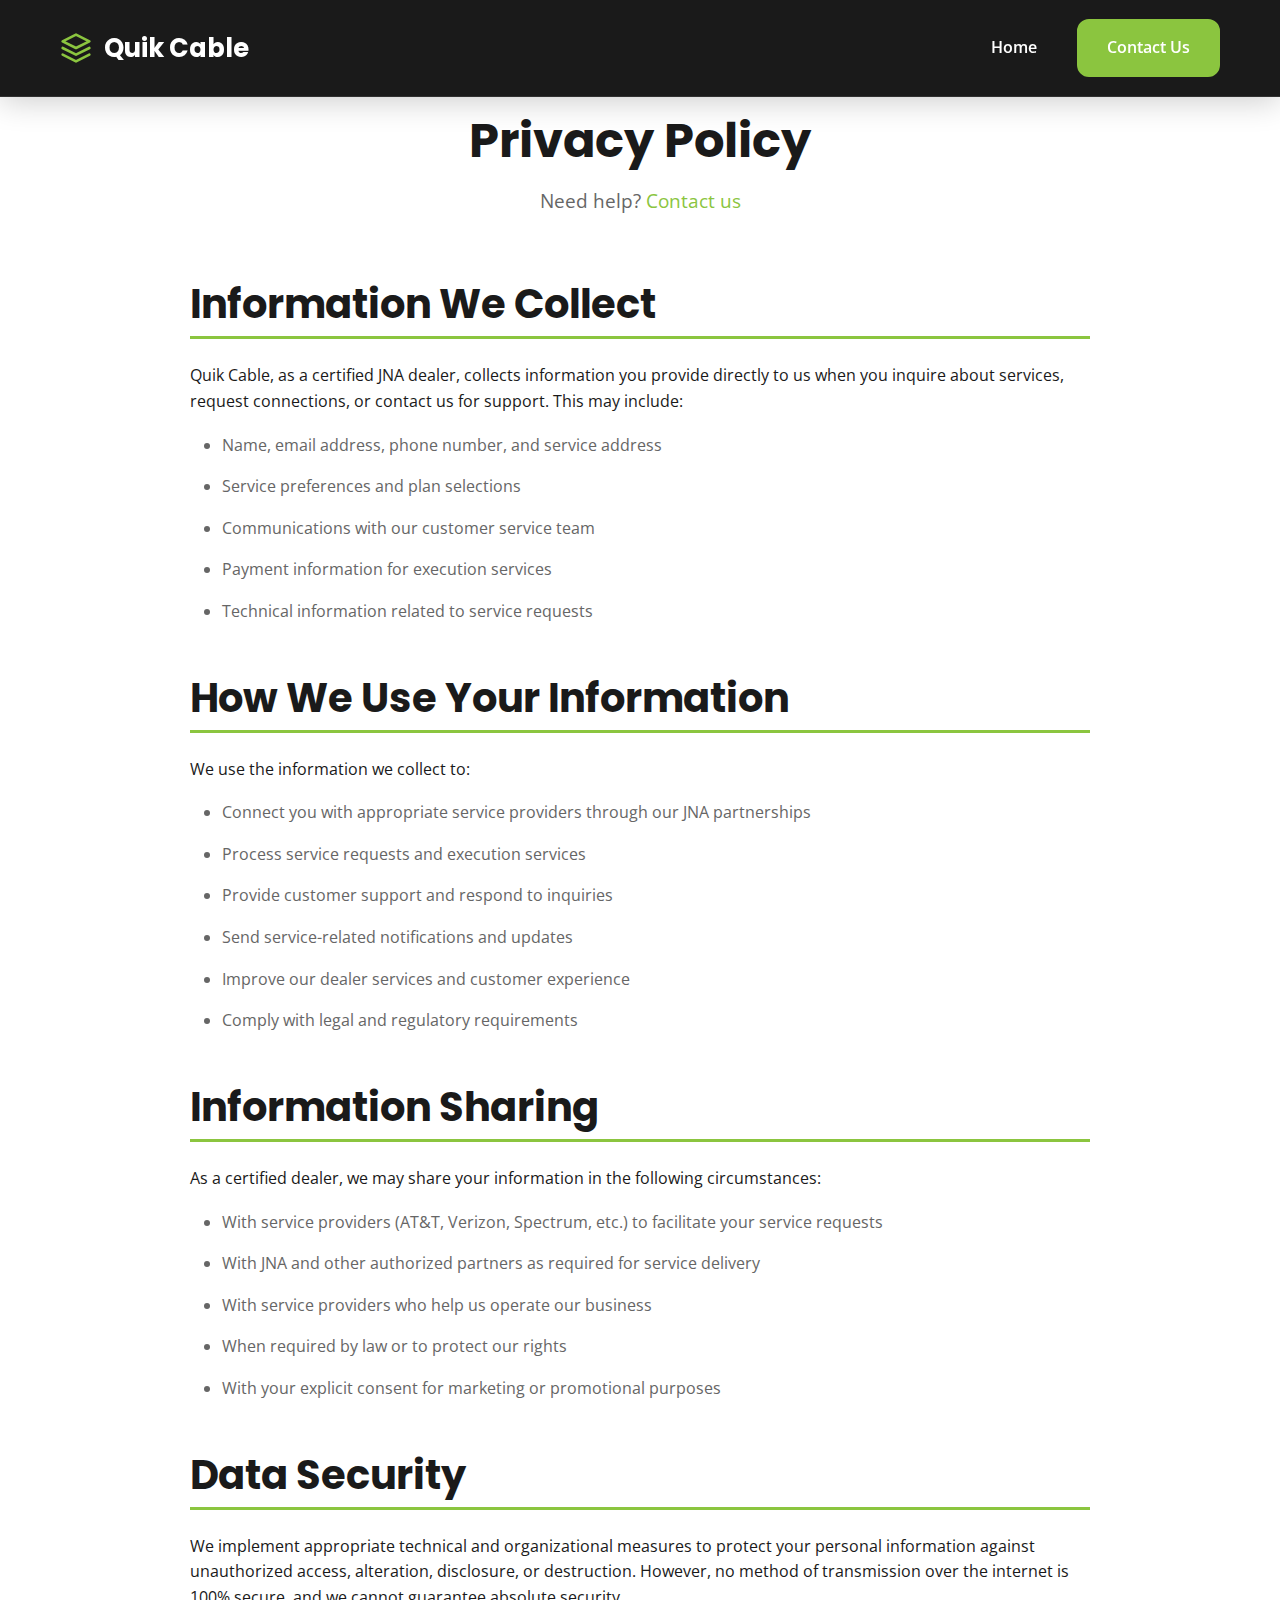
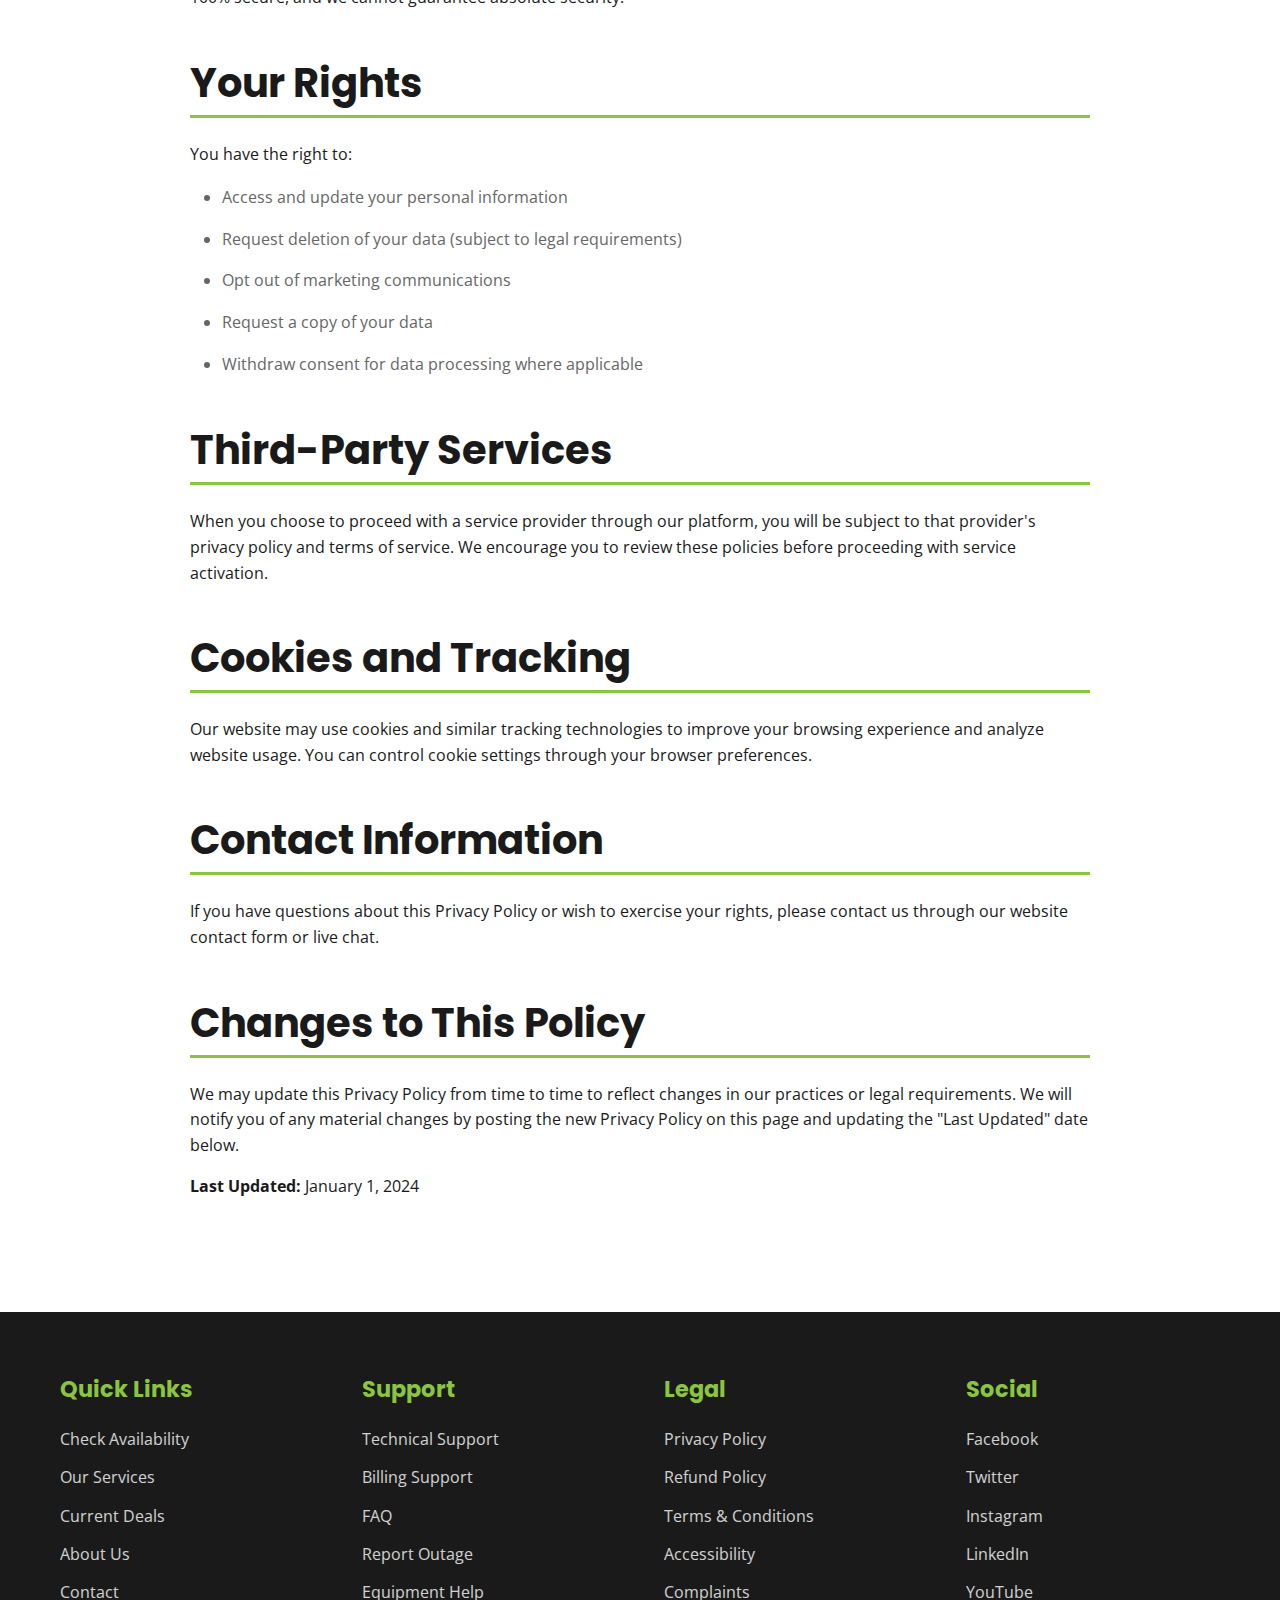
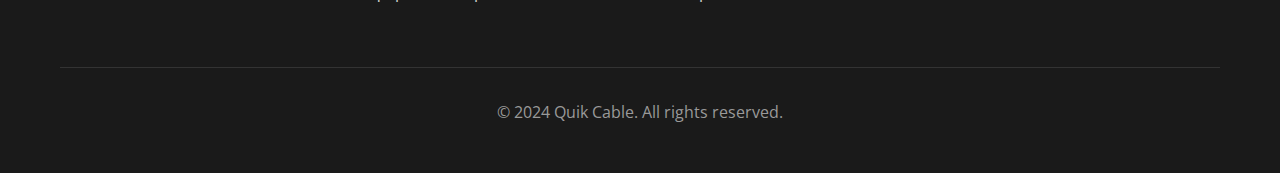
<file: privacy-policy.html>
<!DOCTYPE html>
<html lang="en">
<head>
    <meta charset="UTF-8">
    <meta name="viewport" content="width=device-width, initial-scale=1.0">
    <title>Privacy Policy - Quik Cable</title>
    <link rel="preconnect" href="https://fonts.googleapis.com">
    <link rel="preconnect" href="https://fonts.gstatic.com" crossorigin>
    <link href="https://fonts.googleapis.com/css2?family=Open+Sans:wght@400;600&family=Poppins:wght@700&display=swap" rel="stylesheet">
    <link rel="stylesheet" href="styles.css">
</head>
<body>
    <header class="header header-solid">
        <div class="container">
            <div class="nav-wrapper">
                <div class="logo">
                    <svg width="32" height="32" viewBox="0 0 24 24" fill="none" xmlns="http://www.w3.org/2000/svg">
                        <path d="M12 2L2 7L12 12L22 7L12 2Z" stroke="currentColor" stroke-width="2" stroke-linecap="round" stroke-linejoin="round"/>
                        <path d="M2 17L12 22L22 17" stroke="currentColor" stroke-width="2" stroke-linecap="round" stroke-linejoin="round"/>
                        <path d="M2 12L12 17L22 12" stroke="currentColor" stroke-width="2" stroke-linecap="round" stroke-linejoin="round"/>
                    </svg>
                    <span>Quik Cable</span>
                </div>
                <nav class="nav">
                    <a href="index.html" class="nav-link">Home</a>
                    <a href="index.html#contact" class="btn btn-primary">Contact Us</a>
                </nav>
            </div>
        </div>
    </header>

    <main class="legal-page">
        <div class="container">
            <div class="legal-header">
                <h1>Privacy Policy</h1>
                <p class="help-text">Need help? <a href="index.html#contact">Contact us</a></p>
            </div>
            
            <div class="legal-content">
                <section>
                    <h2>Information We Collect</h2>
                    <p>Quik Cable, as a certified JNA dealer, collects information you provide directly to us when you inquire about services, request connections, or contact us for support. This may include:</p>
                    <ul>
                        <li>Name, email address, phone number, and service address</li>
                        <li>Service preferences and plan selections</li>
                        <li>Communications with our customer service team</li>
                        <li>Payment information for execution services</li>
                        <li>Technical information related to service requests</li>
                    </ul>
                </section>

                <section>
                    <h2>How We Use Your Information</h2>
                    <p>We use the information we collect to:</p>
                    <ul>
                        <li>Connect you with appropriate service providers through our JNA partnerships</li>
                        <li>Process service requests and execution services</li>
                        <li>Provide customer support and respond to inquiries</li>
                        <li>Send service-related notifications and updates</li>
                        <li>Improve our dealer services and customer experience</li>
                        <li>Comply with legal and regulatory requirements</li>
                    </ul>
                </section>

                <section>
                    <h2>Information Sharing</h2>
                    <p>As a certified dealer, we may share your information in the following circumstances:</p>
                    <ul>
                        <li>With service providers (AT&T, Verizon, Spectrum, etc.) to facilitate your service requests</li>
                        <li>With JNA and other authorized partners as required for service delivery</li>
                        <li>With service providers who help us operate our business</li>
                        <li>When required by law or to protect our rights</li>
                        <li>With your explicit consent for marketing or promotional purposes</li>
                    </ul>
                </section>

                <section>
                    <h2>Data Security</h2>
                    <p>We implement appropriate technical and organizational measures to protect your personal information against unauthorized access, alteration, disclosure, or destruction. However, no method of transmission over the internet is 100% secure, and we cannot guarantee absolute security.</p>
                </section>

                <section>
                    <h2>Your Rights</h2>
                    <p>You have the right to:</p>
                    <ul>
                        <li>Access and update your personal information</li>
                        <li>Request deletion of your data (subject to legal requirements)</li>
                        <li>Opt out of marketing communications</li>
                        <li>Request a copy of your data</li>
                        <li>Withdraw consent for data processing where applicable</li>
                    </ul>
                </section>

                <section>
                    <h2>Third-Party Services</h2>
                    <p>When you choose to proceed with a service provider through our platform, you will be subject to that provider's privacy policy and terms of service. We encourage you to review these policies before proceeding with service activation.</p>
                </section>

                <section>
                    <h2>Cookies and Tracking</h2>
                    <p>Our website may use cookies and similar tracking technologies to improve your browsing experience and analyze website usage. You can control cookie settings through your browser preferences.</p>
                </section>

                <section>
                    <h2>Contact Information</h2>
                    <p>If you have questions about this Privacy Policy or wish to exercise your rights, please contact us through our website contact form or live chat.</p>
                </section>

                <section>
                    <h2>Changes to This Policy</h2>
                    <p>We may update this Privacy Policy from time to time to reflect changes in our practices or legal requirements. We will notify you of any material changes by posting the new Privacy Policy on this page and updating the "Last Updated" date below.</p>
                    <p><strong>Last Updated:</strong> January 1, 2024</p>
                </section>
            </div>
        </div>
    </main>

    <footer class="footer">
        <div class="container">
            <div class="footer-content">
                <div class="footer-column">
                    <h4>Quick Links</h4>
                    <ul>
                        <li><a href="index.html#availability">Check Availability</a></li>
                        <li><a href="index.html#services">Our Services</a></li>
                        <li><a href="index.html#deals">Current Deals</a></li>
                        <li><a href="index.html#about">About Us</a></li>
                        <li><a href="index.html#contact">Contact</a></li>
                    </ul>
                </div>
                <div class="footer-column">
                    <h4>Support</h4>
                    <ul>
                        <li><a href="index.html#contact">Technical Support</a></li>
                        <li><a href="index.html#contact">Billing Support</a></li>
                        <li><a href="index.html#faq">FAQ</a></li>
                        <li><a href="index.html#contact">Report Outage</a></li>
                        <li><a href="index.html#contact">Equipment Help</a></li>
                    </ul>
                </div>
                <div class="footer-column">
                    <h4>Legal</h4>
                    <ul>
                        <li><a href="privacy-policy.html">Privacy Policy</a></li>
                        <li><a href="refund-policy.html">Refund Policy</a></li>
                        <li><a href="terms-conditions.html">Terms & Conditions</a></li>
                        <li><a href="index.html#contact">Accessibility</a></li>
                        <li><a href="index.html#contact">Complaints</a></li>
                    </ul>
                </div>
                <div class="footer-column">
                    <h4>Social</h4>
                    <ul>
                        <li><a href="#" aria-label="Facebook">Facebook</a></li>
                        <li><a href="#" aria-label="Twitter">Twitter</a></li>
                        <li><a href="#" aria-label="Instagram">Instagram</a></li>
                        <li><a href="#" aria-label="LinkedIn">LinkedIn</a></li>
                        <li><a href="#" aria-label="YouTube">YouTube</a></li>
                    </ul>
                </div>
            </div>
            <div class="footer-bottom">
                <p>&copy; 2024 Quik Cable. All rights reserved.</p>
            </div>
        </div>
    </footer>
</body>
</html>
</file>
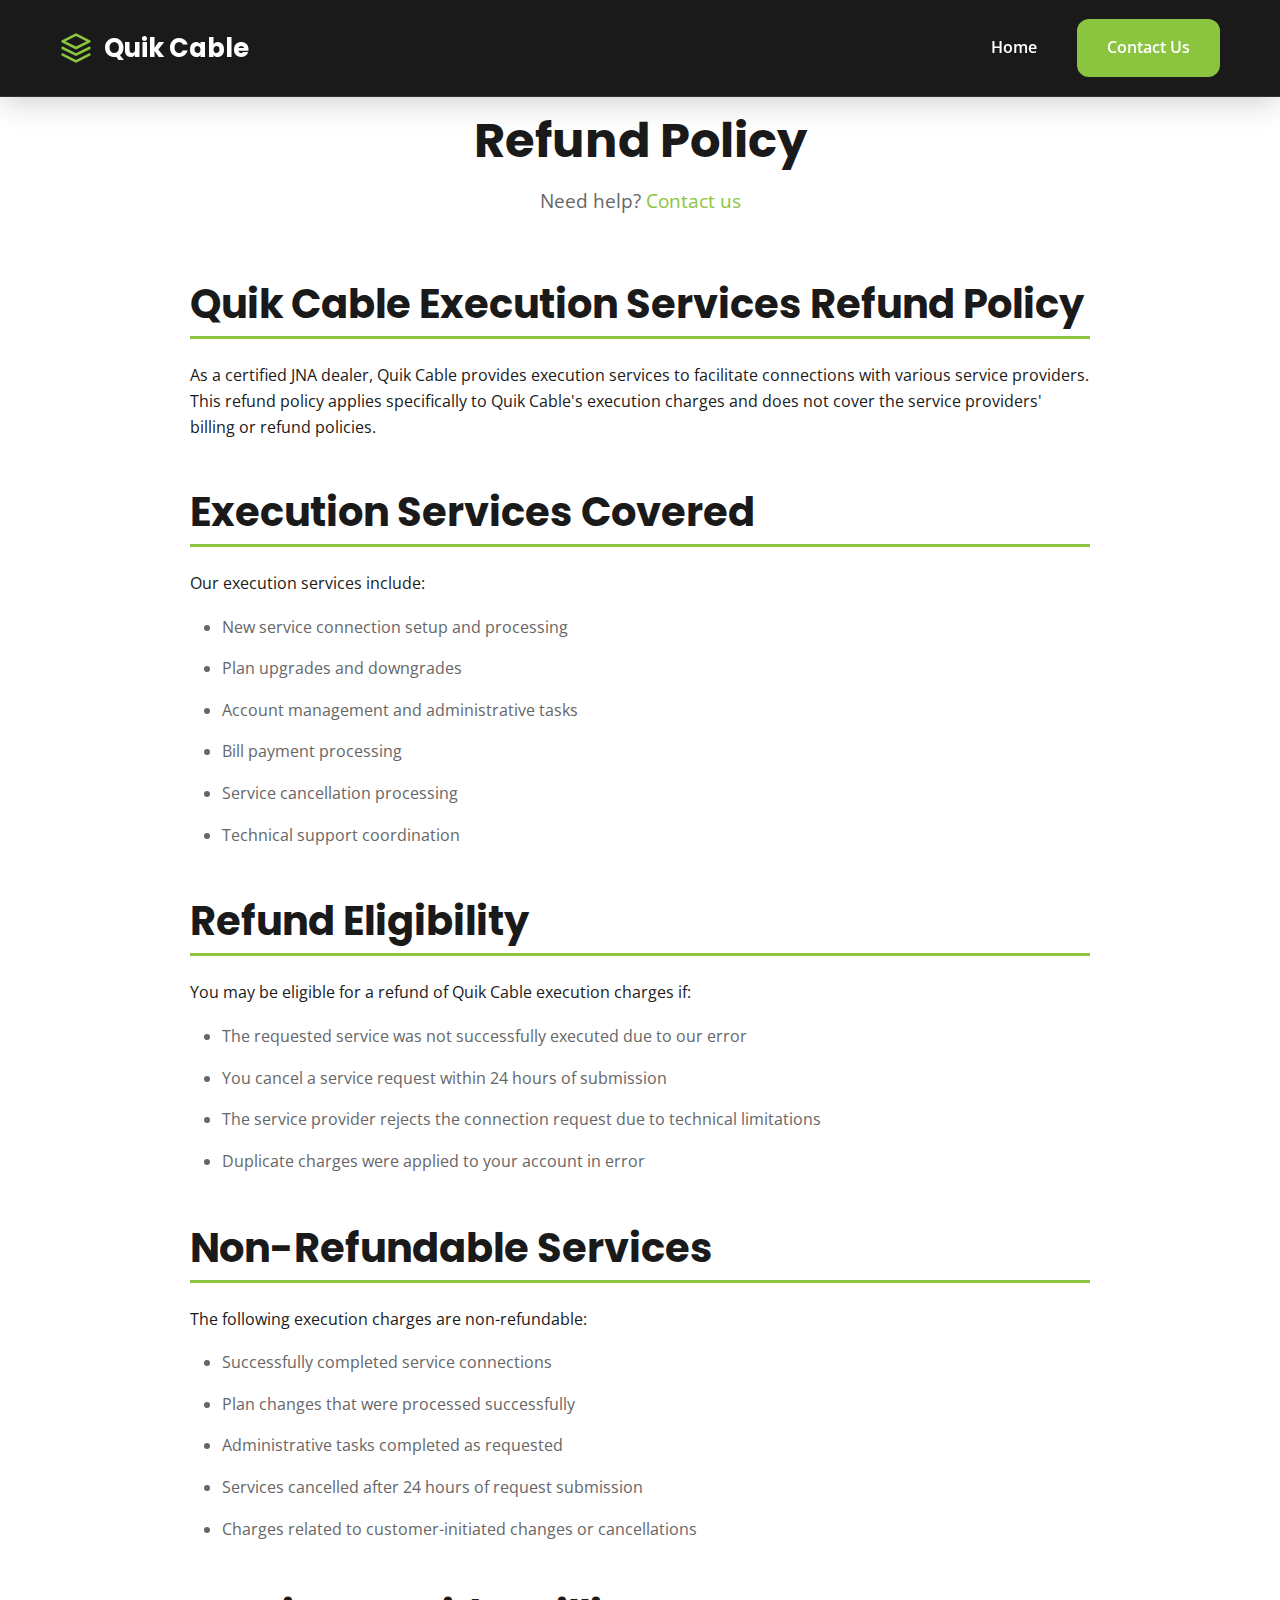
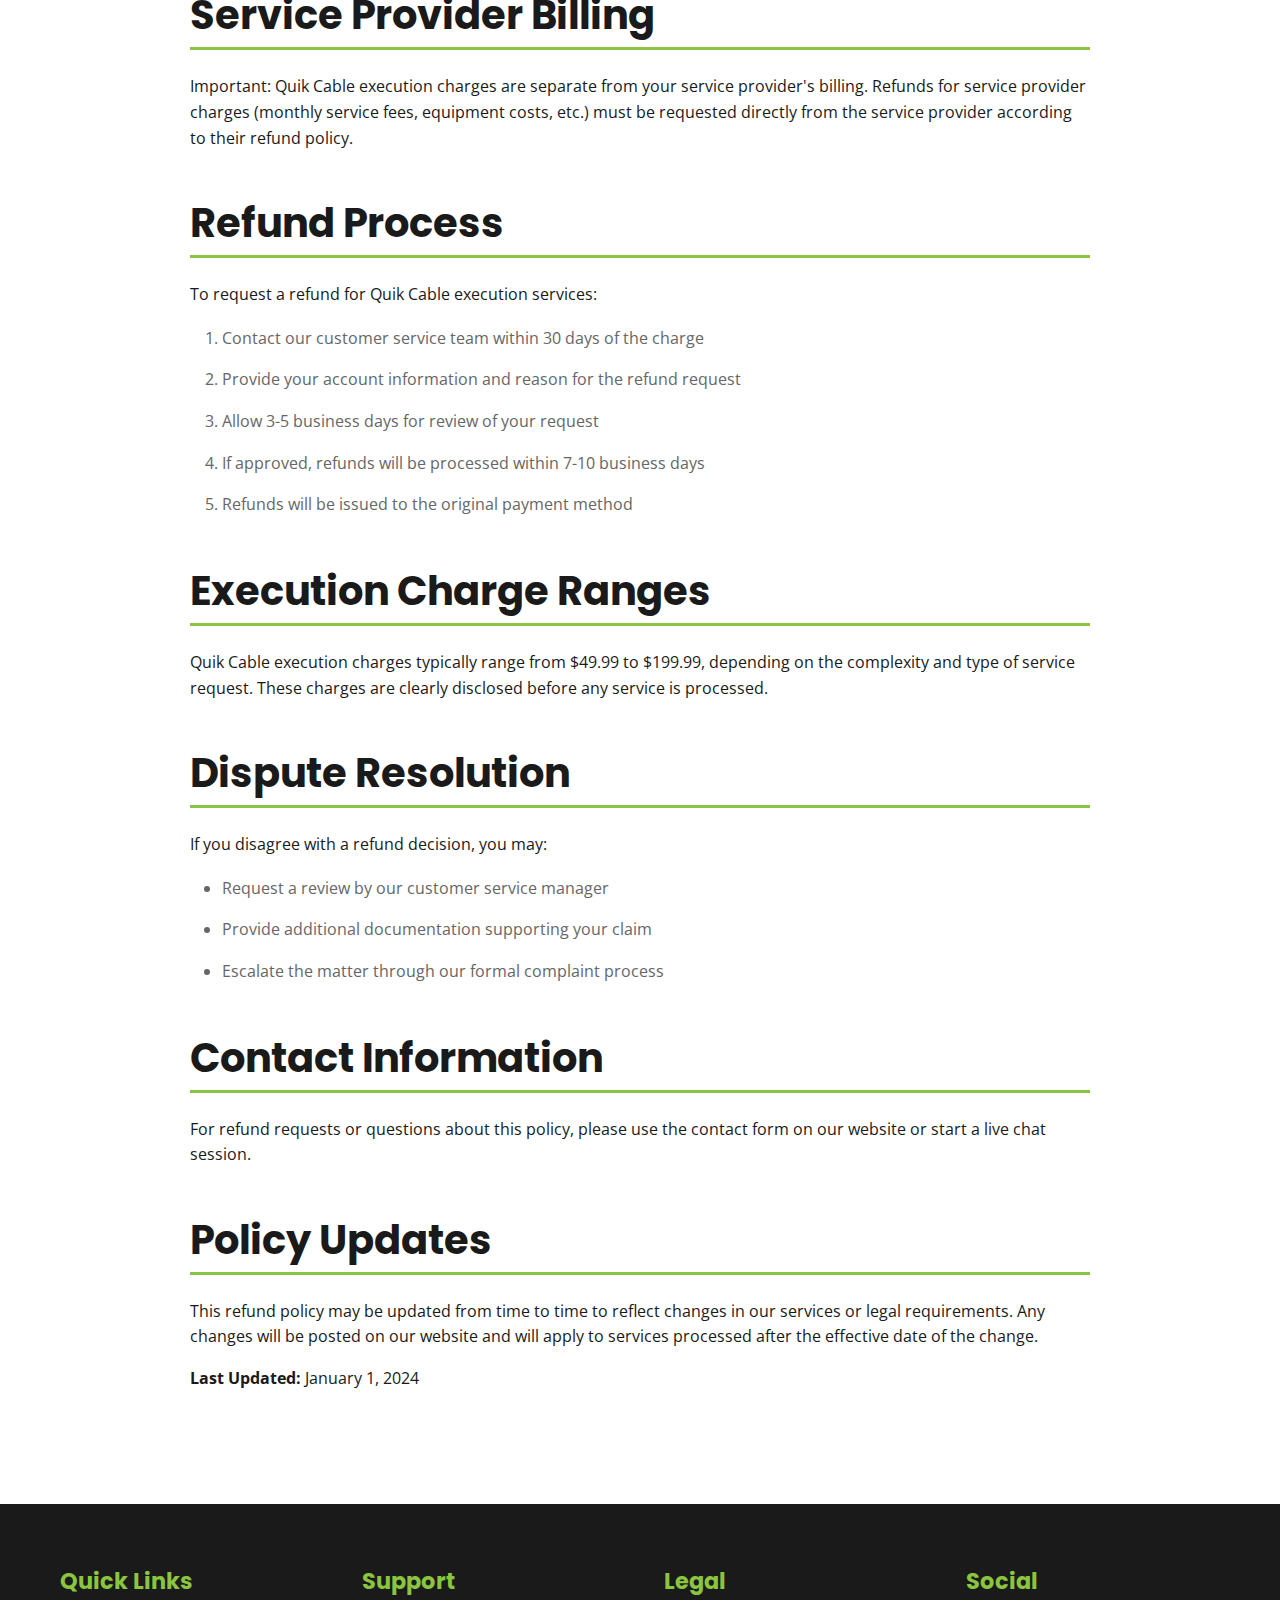
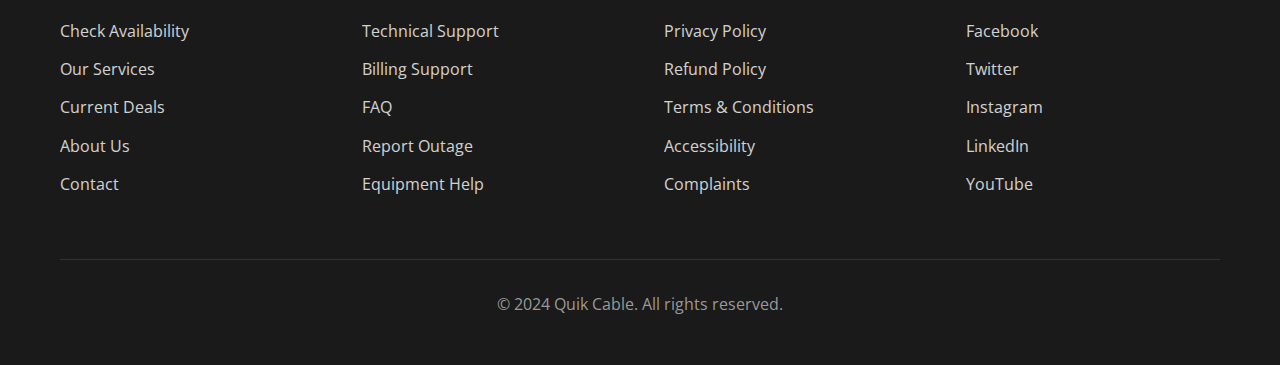
<file: refund-policy.html>
<!DOCTYPE html>
<html lang="en">
<head>
    <meta charset="UTF-8">
    <meta name="viewport" content="width=device-width, initial-scale=1.0">
    <title>Refund Policy - Quik Cable</title>
    <link rel="preconnect" href="https://fonts.googleapis.com">
    <link rel="preconnect" href="https://fonts.gstatic.com" crossorigin>
    <link href="https://fonts.googleapis.com/css2?family=Open+Sans:wght@400;600&family=Poppins:wght@700&display=swap" rel="stylesheet">
    <link rel="stylesheet" href="styles.css">
</head>
<body>
    <header class="header header-solid">
        <div class="container">
            <div class="nav-wrapper">
                <div class="logo">
                    <svg width="32" height="32" viewBox="0 0 24 24" fill="none" xmlns="http://www.w3.org/2000/svg">
                        <path d="M12 2L2 7L12 12L22 7L12 2Z" stroke="currentColor" stroke-width="2" stroke-linecap="round" stroke-linejoin="round"/>
                        <path d="M2 17L12 22L22 17" stroke="currentColor" stroke-width="2" stroke-linecap="round" stroke-linejoin="round"/>
                        <path d="M2 12L12 17L22 12" stroke="currentColor" stroke-width="2" stroke-linecap="round" stroke-linejoin="round"/>
                    </svg>
                    <span>Quik Cable</span>
                </div>
                <nav class="nav">
                    <a href="index.html" class="nav-link">Home</a>
                    <a href="index.html#contact" class="btn btn-primary">Contact Us</a>
                </nav>
            </div>
        </div>
    </header>

    <main class="legal-page">
        <div class="container">
            <div class="legal-header">
                <h1>Refund Policy</h1>
                <p class="help-text">Need help? <a href="index.html#contact">Contact us</a></p>
            </div>
            
            <div class="legal-content">
                <section>
                    <h2>Quik Cable Execution Services Refund Policy</h2>
                    <p>As a certified JNA dealer, Quik Cable provides execution services to facilitate connections with various service providers. This refund policy applies specifically to Quik Cable's execution charges and does not cover the service providers' billing or refund policies.</p>
                </section>

                <section>
                    <h2>Execution Services Covered</h2>
                    <p>Our execution services include:</p>
                    <ul>
                        <li>New service connection setup and processing</li>
                        <li>Plan upgrades and downgrades</li>
                        <li>Account management and administrative tasks</li>
                        <li>Bill payment processing</li>
                        <li>Service cancellation processing</li>
                        <li>Technical support coordination</li>
                    </ul>
                </section>

                <section>
                    <h2>Refund Eligibility</h2>
                    <p>You may be eligible for a refund of Quik Cable execution charges if:</p>
                    <ul>
                        <li>The requested service was not successfully executed due to our error</li>
                        <li>You cancel a service request within 24 hours of submission</li>
                        <li>The service provider rejects the connection request due to technical limitations</li>
                        <li>Duplicate charges were applied to your account in error</li>
                    </ul>
                </section>

                <section>
                    <h2>Non-Refundable Services</h2>
                    <p>The following execution charges are non-refundable:</p>
                    <ul>
                        <li>Successfully completed service connections</li>
                        <li>Plan changes that were processed successfully</li>
                        <li>Administrative tasks completed as requested</li>
                        <li>Services cancelled after 24 hours of request submission</li>
                        <li>Charges related to customer-initiated changes or cancellations</li>
                    </ul>
                </section>

                <section>
                    <h2>Service Provider Billing</h2>
                    <p>Important: Quik Cable execution charges are separate from your service provider's billing. Refunds for service provider charges (monthly service fees, equipment costs, etc.) must be requested directly from the service provider according to their refund policy.</p>
                </section>

                <section>
                    <h2>Refund Process</h2>
                    <p>To request a refund for Quik Cable execution services:</p>
                    <ol>
                        <li>Contact our customer service team within 30 days of the charge</li>
                        <li>Provide your account information and reason for the refund request</li>
                        <li>Allow 3-5 business days for review of your request</li>
                        <li>If approved, refunds will be processed within 7-10 business days</li>
                        <li>Refunds will be issued to the original payment method</li>
                    </ol>
                </section>

                <section>
                    <h2>Execution Charge Ranges</h2>
                    <p>Quik Cable execution charges typically range from $49.99 to $199.99, depending on the complexity and type of service request. These charges are clearly disclosed before any service is processed.</p>
                </section>

                <section>
                    <h2>Dispute Resolution</h2>
                    <p>If you disagree with a refund decision, you may:</p>
                    <ul>
                        <li>Request a review by our customer service manager</li>
                        <li>Provide additional documentation supporting your claim</li>
                        <li>Escalate the matter through our formal complaint process</li>
                    </ul>
                </section>

                <section>
                    <h2>Contact Information</h2>
                    <p>For refund requests or questions about this policy, please use the contact form on our website or start a live chat session.</p>
                </section>

                <section>
                    <h2>Policy Updates</h2>
                    <p>This refund policy may be updated from time to time to reflect changes in our services or legal requirements. Any changes will be posted on our website and will apply to services processed after the effective date of the change.</p>
                    <p><strong>Last Updated:</strong> January 1, 2024</p>
                </section>
            </div>
        </div>
    </main>

    <footer class="footer">
        <div class="container">
            <div class="footer-content">
                <div class="footer-column">
                    <h4>Quick Links</h4>
                    <ul>
                        <li><a href="index.html#availability">Check Availability</a></li>
                        <li><a href="index.html#services">Our Services</a></li>
                        <li><a href="index.html#deals">Current Deals</a></li>
                        <li><a href="index.html#about">About Us</a></li>
                        <li><a href="index.html#contact">Contact</a></li>
                    </ul>
                </div>
                <div class="footer-column">
                    <h4>Support</h4>
                    <ul>
                        <li><a href="index.html#contact">Technical Support</a></li>
                        <li><a href="index.html#contact">Billing Support</a></li>
                        <li><a href="index.html#faq">FAQ</a></li>
                        <li><a href="index.html#contact">Report Outage</a></li>
                        <li><a href="index.html#contact">Equipment Help</a></li>
                    </ul>
                </div>
                <div class="footer-column">
                    <h4>Legal</h4>
                    <ul>
                        <li><a href="privacy-policy.html">Privacy Policy</a></li>
                        <li><a href="refund-policy.html">Refund Policy</a></li>
                        <li><a href="terms-conditions.html">Terms & Conditions</a></li>
                        <li><a href="index.html#contact">Accessibility</a></li>
                        <li><a href="index.html#contact">Complaints</a></li>
                    </ul>
                </div>
                <div class="footer-column">
                    <h4>Social</h4>
                    <ul>
                        <li><a href="#" aria-label="Facebook">Facebook</a></li>
                        <li><a href="#" aria-label="Twitter">Twitter</a></li>
                        <li><a href="#" aria-label="Instagram">Instagram</a></li>
                        <li><a href="#" aria-label="LinkedIn">LinkedIn</a></li>
                        <li><a href="#" aria-label="YouTube">YouTube</a></li>
                    </ul>
                </div>
            </div>
            <div class="footer-bottom">
                <p>&copy; 2024 Quik Cable. All rights reserved.</p>
            </div>
        </div>
    </footer>
</body>
</html>
</file>
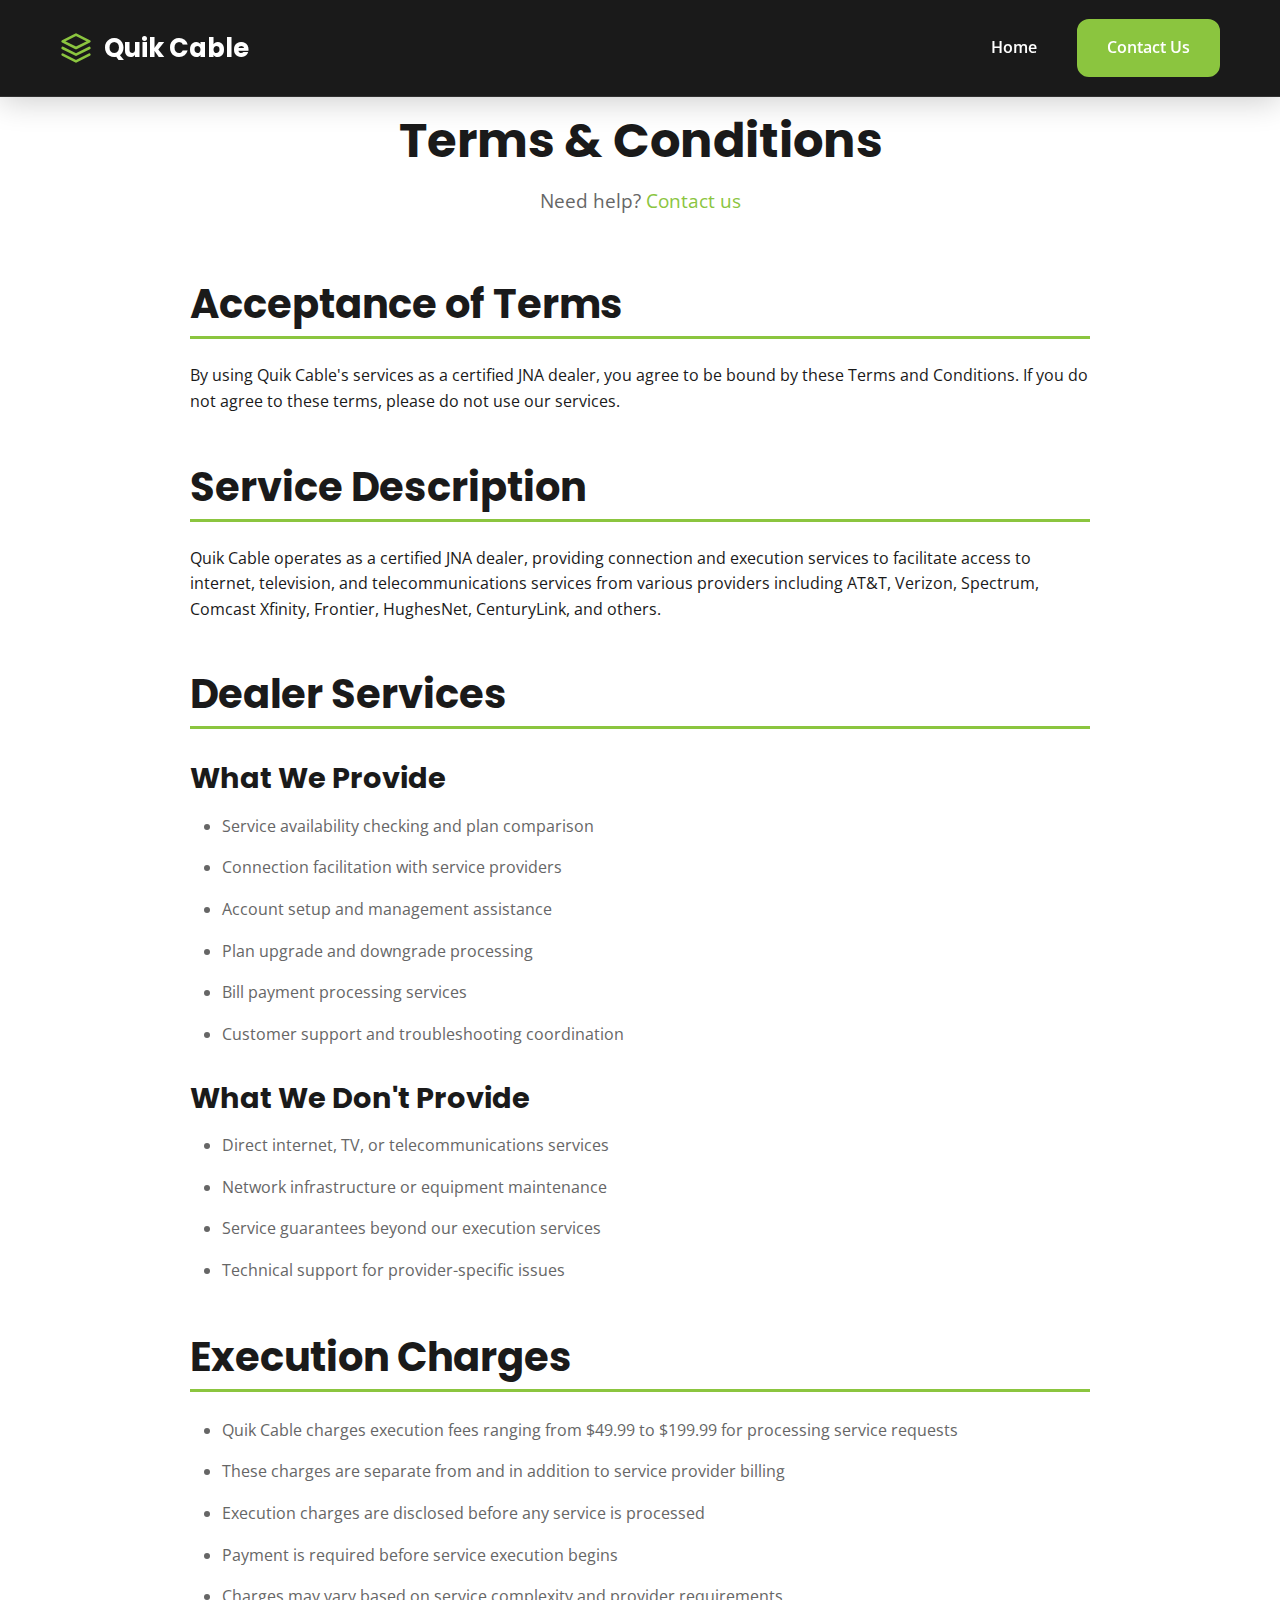
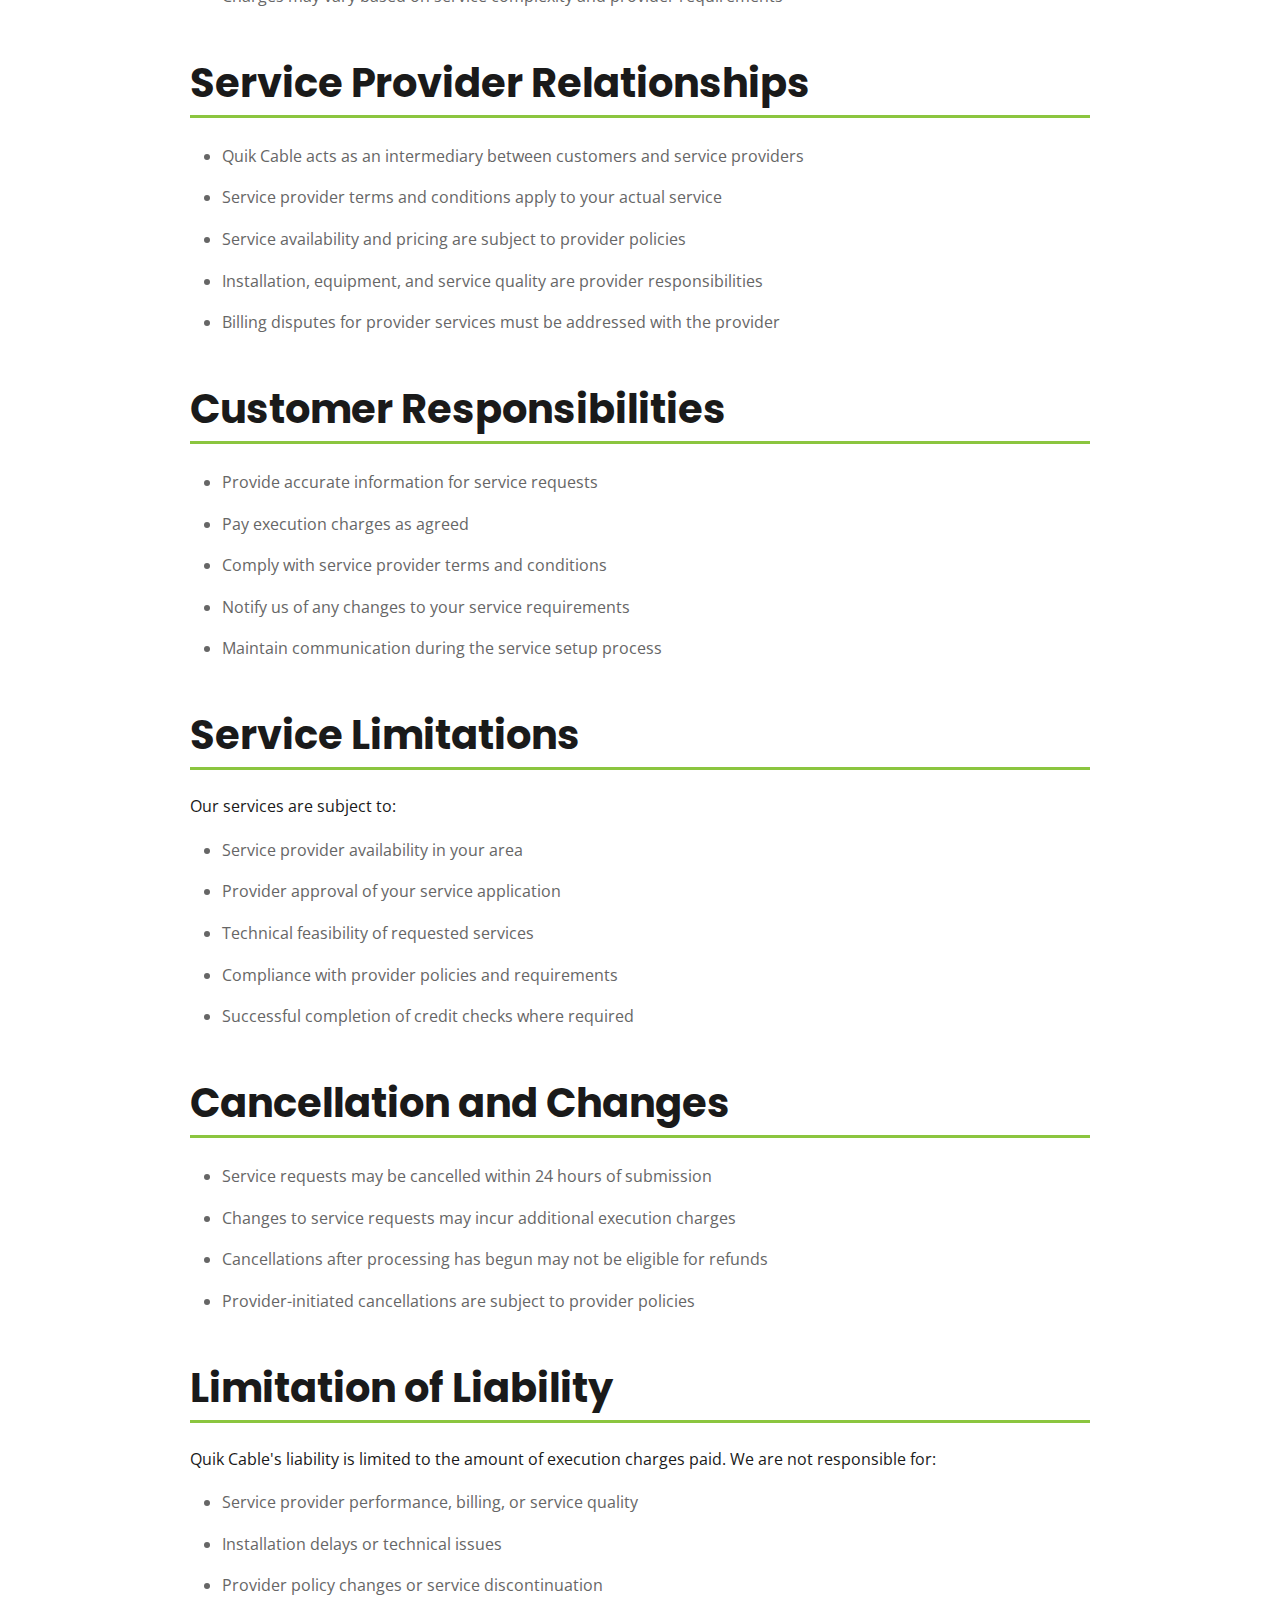
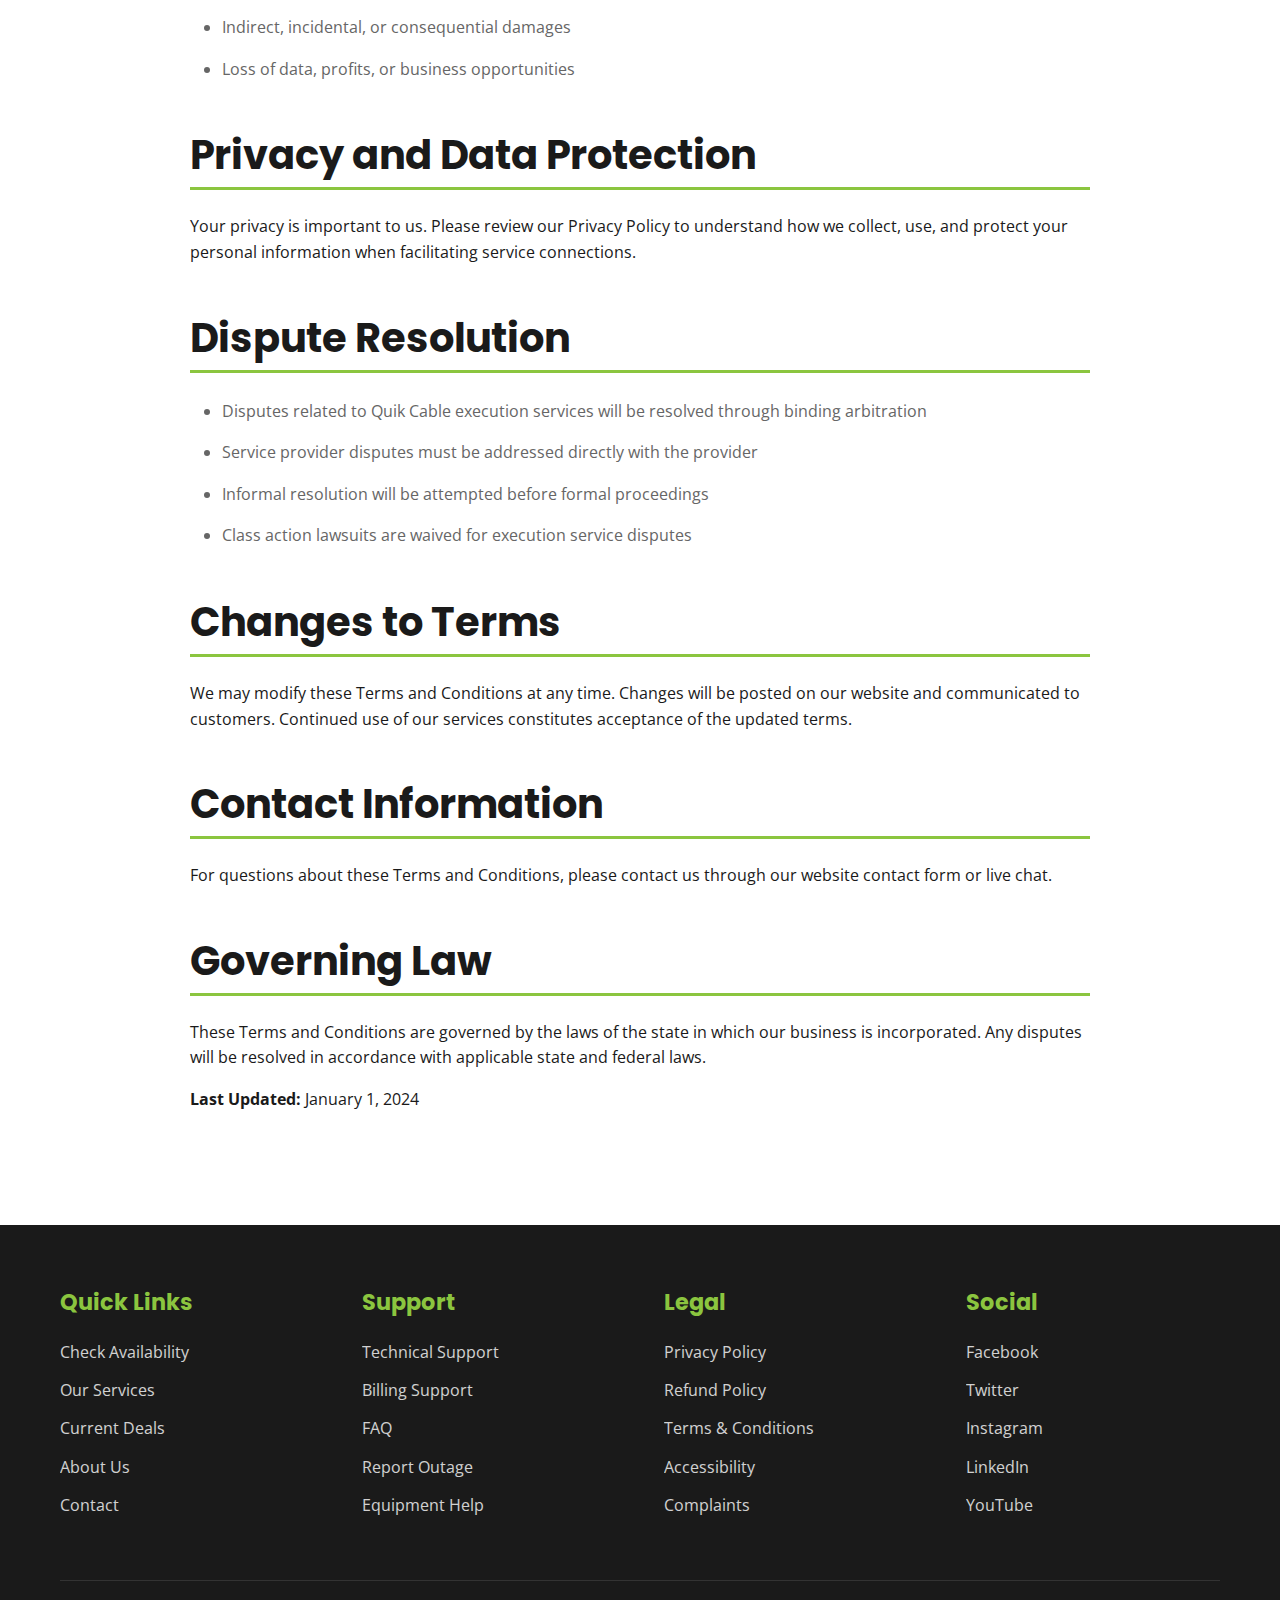
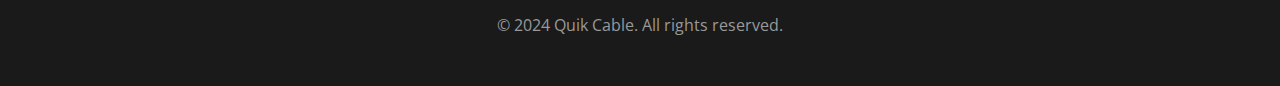
<file: terms-conditions.html>
<!DOCTYPE html>
<html lang="en">
<head>
    <meta charset="UTF-8">
    <meta name="viewport" content="width=device-width, initial-scale=1.0">
    <title>Terms & Conditions - Quik Cable</title>
    <link rel="preconnect" href="https://fonts.googleapis.com">
    <link rel="preconnect" href="https://fonts.gstatic.com" crossorigin>
    <link href="https://fonts.googleapis.com/css2?family=Open+Sans:wght@400;600&family=Poppins:wght@700&display=swap" rel="stylesheet">
    <link rel="stylesheet" href="styles.css">
</head>
<body>
    <header class="header header-solid">
        <div class="container">
            <div class="nav-wrapper">
                <div class="logo">
                    <svg width="32" height="32" viewBox="0 0 24 24" fill="none" xmlns="http://www.w3.org/2000/svg">
                        <path d="M12 2L2 7L12 12L22 7L12 2Z" stroke="currentColor" stroke-width="2" stroke-linecap="round" stroke-linejoin="round"/>
                        <path d="M2 17L12 22L22 17" stroke="currentColor" stroke-width="2" stroke-linecap="round" stroke-linejoin="round"/>
                        <path d="M2 12L12 17L22 12" stroke="currentColor" stroke-width="2" stroke-linecap="round" stroke-linejoin="round"/>
                    </svg>
                    <span>Quik Cable</span>
                </div>
                <nav class="nav">
                    <a href="index.html" class="nav-link">Home</a>
                    <a href="index.html#contact" class="btn btn-primary">Contact Us</a>
                </nav>
            </div>
        </div>
    </header>

    <main class="legal-page">
        <div class="container">
            <div class="legal-header">
                <h1>Terms & Conditions</h1>
                <p class="help-text">Need help? <a href="index.html#contact">Contact us</a></p>
            </div>
            
            <div class="legal-content">
                <section>
                    <h2>Acceptance of Terms</h2>
                    <p>By using Quik Cable's services as a certified JNA dealer, you agree to be bound by these Terms and Conditions. If you do not agree to these terms, please do not use our services.</p>
                </section>

                <section>
                    <h2>Service Description</h2>
                    <p>Quik Cable operates as a certified JNA dealer, providing connection and execution services to facilitate access to internet, television, and telecommunications services from various providers including AT&T, Verizon, Spectrum, Comcast Xfinity, Frontier, HughesNet, CenturyLink, and others.</p>
                </section>

                <section>
                    <h2>Dealer Services</h2>
                    <h3>What We Provide</h3>
                    <ul>
                        <li>Service availability checking and plan comparison</li>
                        <li>Connection facilitation with service providers</li>
                        <li>Account setup and management assistance</li>
                        <li>Plan upgrade and downgrade processing</li>
                        <li>Bill payment processing services</li>
                        <li>Customer support and troubleshooting coordination</li>
                    </ul>
                    
                    <h3>What We Don't Provide</h3>
                    <ul>
                        <li>Direct internet, TV, or telecommunications services</li>
                        <li>Network infrastructure or equipment maintenance</li>
                        <li>Service guarantees beyond our execution services</li>
                        <li>Technical support for provider-specific issues</li>
                    </ul>
                </section>

                <section>
                    <h2>Execution Charges</h2>
                    <ul>
                        <li>Quik Cable charges execution fees ranging from $49.99 to $199.99 for processing service requests</li>
                        <li>These charges are separate from and in addition to service provider billing</li>
                        <li>Execution charges are disclosed before any service is processed</li>
                        <li>Payment is required before service execution begins</li>
                        <li>Charges may vary based on service complexity and provider requirements</li>
                    </ul>
                </section>

                <section>
                    <h2>Service Provider Relationships</h2>
                    <ul>
                        <li>Quik Cable acts as an intermediary between customers and service providers</li>
                        <li>Service provider terms and conditions apply to your actual service</li>
                        <li>Service availability and pricing are subject to provider policies</li>
                        <li>Installation, equipment, and service quality are provider responsibilities</li>
                        <li>Billing disputes for provider services must be addressed with the provider</li>
                    </ul>
                </section>

                <section>
                    <h2>Customer Responsibilities</h2>
                    <ul>
                        <li>Provide accurate information for service requests</li>
                        <li>Pay execution charges as agreed</li>
                        <li>Comply with service provider terms and conditions</li>
                        <li>Notify us of any changes to your service requirements</li>
                        <li>Maintain communication during the service setup process</li>
                    </ul>
                </section>

                <section>
                    <h2>Service Limitations</h2>
                    <p>Our services are subject to:</p>
                    <ul>
                        <li>Service provider availability in your area</li>
                        <li>Provider approval of your service application</li>
                        <li>Technical feasibility of requested services</li>
                        <li>Compliance with provider policies and requirements</li>
                        <li>Successful completion of credit checks where required</li>
                    </ul>
                </section>

                <section>
                    <h2>Cancellation and Changes</h2>
                    <ul>
                        <li>Service requests may be cancelled within 24 hours of submission</li>
                        <li>Changes to service requests may incur additional execution charges</li>
                        <li>Cancellations after processing has begun may not be eligible for refunds</li>
                        <li>Provider-initiated cancellations are subject to provider policies</li>
                    </ul>
                </section>

                <section>
                    <h2>Limitation of Liability</h2>
                    <p>Quik Cable's liability is limited to the amount of execution charges paid. We are not responsible for:</p>
                    <ul>
                        <li>Service provider performance, billing, or service quality</li>
                        <li>Installation delays or technical issues</li>
                        <li>Provider policy changes or service discontinuation</li>
                        <li>Indirect, incidental, or consequential damages</li>
                        <li>Loss of data, profits, or business opportunities</li>
                    </ul>
                </section>

                <section>
                    <h2>Privacy and Data Protection</h2>
                    <p>Your privacy is important to us. Please review our Privacy Policy to understand how we collect, use, and protect your personal information when facilitating service connections.</p>
                </section>

                <section>
                    <h2>Dispute Resolution</h2>
                    <ul>
                        <li>Disputes related to Quik Cable execution services will be resolved through binding arbitration</li>
                        <li>Service provider disputes must be addressed directly with the provider</li>
                        <li>Informal resolution will be attempted before formal proceedings</li>
                        <li>Class action lawsuits are waived for execution service disputes</li>
                    </ul>
                </section>

                <section>
                    <h2>Changes to Terms</h2>
                    <p>We may modify these Terms and Conditions at any time. Changes will be posted on our website and communicated to customers. Continued use of our services constitutes acceptance of the updated terms.</p>
                </section>

                <section>
                    <h2>Contact Information</h2>
                    <p>For questions about these Terms and Conditions, please contact us through our website contact form or live chat.</p>
                </section>

                <section>
                    <h2>Governing Law</h2>
                    <p>These Terms and Conditions are governed by the laws of the state in which our business is incorporated. Any disputes will be resolved in accordance with applicable state and federal laws.</p>
                    <p><strong>Last Updated:</strong> January 1, 2024</p>
                </section>
            </div>
        </div>
    </main>

    <footer class="footer">
        <div class="container">
            <div class="footer-content">
                <div class="footer-column">
                    <h4>Quick Links</h4>
                    <ul>
                        <li><a href="index.html#availability">Check Availability</a></li>
                        <li><a href="index.html#services">Our Services</a></li>
                        <li><a href="index.html#deals">Current Deals</a></li>
                        <li><a href="index.html#about">About Us</a></li>
                        <li><a href="index.html#contact">Contact</a></li>
                    </ul>
                </div>
                <div class="footer-column">
                    <h4>Support</h4>
                    <ul>
                        <li><a href="index.html#contact">Technical Support</a></li>
                        <li><a href="index.html#contact">Billing Support</a></li>
                        <li><a href="index.html#faq">FAQ</a></li>
                        <li><a href="index.html#contact">Report Outage</a></li>
                        <li><a href="index.html#contact">Equipment Help</a></li>
                    </ul>
                </div>
                <div class="footer-column">
                    <h4>Legal</h4>
                    <ul>
                        <li><a href="privacy-policy.html">Privacy Policy</a></li>
                        <li><a href="refund-policy.html">Refund Policy</a></li>
                        <li><a href="terms-conditions.html">Terms & Conditions</a></li>
                        <li><a href="index.html#contact">Accessibility</a></li>
                        <li><a href="index.html#contact">Complaints</a></li>
                    </ul>
                </div>
                <div class="footer-column">
                    <h4>Social</h4>
                    <ul>
                        <li><a href="#" aria-label="Facebook">Facebook</a></li>
                        <li><a href="#" aria-label="Twitter">Twitter</a></li>
                        <li><a href="#" aria-label="Instagram">Instagram</a></li>
                        <li><a href="#" aria-label="LinkedIn">LinkedIn</a></li>
                        <li><a href="#" aria-label="YouTube">YouTube</a></li>
                    </ul>
                </div>
            </div>
            <div class="footer-bottom">
                <p>&copy; 2024 Quik Cable. All rights reserved.</p>
            </div>
        </div>
    </footer>
</body>
</html>
</file>
<file: styles.css>
/* Reset and Base Styles */
* {
    margin: 0;
    padding: 0;
    box-sizing: border-box;
}

html {
    scroll-behavior: smooth;
}

body {
    font-family: 'Open Sans', sans-serif;
    line-height: 1.6;
    color: #1A1A1A;
    background-color: #FFFFFF;
}

.container {
    max-width: 1200px;
    margin: 0 auto;
    padding: 0 20px;
}

/* Typography */
h1, h2, h3, h4, h5, h6 {
    font-family: 'Poppins', sans-serif;
    font-weight: 700;
    line-height: 1.2;
    margin-bottom: 1rem;
}

h1 {
    font-size: 3rem;
}

h2 {
    font-size: 2.5rem;
}

h3 {
    font-size: 1.8rem;
}

h4 {
    font-size: 1.4rem;
}

p {
    margin-bottom: 1rem;
    line-height: 1.6;
}

/* Buttons */
.btn {
    display: inline-block;
    padding: 14px 28px;
    text-decoration: none;
    border-radius: 12px;
    font-weight: 600;
    text-align: center;
    transition: all 0.3s ease;
    cursor: pointer;
    border: 2px solid transparent;
    font-size: 16px;
    min-width: 140px;
    position: relative;
    overflow: hidden;
}

.btn::before {
    content: '';
    position: absolute;
    top: 0;
    left: -100%;
    width: 100%;
    height: 100%;
    background: linear-gradient(90deg, transparent, rgba(255,255,255,0.2), transparent);
    transition: left 0.5s;
}

.btn:hover::before {
    left: 100%;
}

.btn-primary {
    background-color: #8BC53F;
    color: #FFFFFF;
    border-color: #8BC53F;
}

.btn-primary:hover {
    background-color: #7AB32F;
    border-color: #7AB32F;
    transform: translateY(-3px);
    box-shadow: 0 8px 25px rgba(139, 197, 63, 0.4);
}

.btn-outline {
    background-color: transparent;
    color: #8BC53F;
    border-color: #8BC53F;
}

.btn-outline:hover {
    background-color: #8BC53F;
    color: #FFFFFF;
    transform: translateY(-3px);
    box-shadow: 0 8px 25px rgba(139, 197, 63, 0.4);
}

.btn-full {
    width: 100%;
}

/* Header */
.header {
    position: fixed;
    top: 0;
    left: 0;
    right: 0;
    z-index: 1000;
    transition: all 0.3s ease;
    background-color: transparent;
    backdrop-filter: blur(15px);
    border-bottom: 1px solid rgba(255, 255, 255, 0.1);
}

.header.scrolled {
    background-color: #1A1A1A;
    box-shadow: 0 4px 30px rgba(0, 0, 0, 0.2);
    border-bottom: 1px solid rgba(139, 197, 63, 0.2);
}

.header-solid {
    background-color: #1A1A1A;
    box-shadow: 0 4px 30px rgba(0, 0, 0, 0.2);
}

.nav-wrapper {
    display: flex;
    justify-content: space-between;
    align-items: center;
    padding: 1.2rem 0;
}

.logo {
    display: flex;
    align-items: center;
    gap: 12px;
    font-family: 'Poppins', sans-serif;
    font-weight: 700;
    font-size: 1.6rem;
    color: #FFFFFF;
    text-decoration: none;
}

.logo svg {
    color: #8BC53F;
}

.nav {
    display: flex;
    align-items: center;
    gap: 2.5rem;
}

.nav-link {
    color: #FFFFFF;
    text-decoration: none;
    font-weight: 600;
    transition: all 0.3s ease;
    position: relative;
}

.nav-link::after {
    content: '';
    position: absolute;
    bottom: -5px;
    left: 0;
    width: 0;
    height: 2px;
    background-color: #8BC53F;
    transition: width 0.3s ease;
}

.nav-link:hover {
    color: #8BC53F;
}

.nav-link:hover::after {
    width: 100%;
}

.mobile-menu-toggle {
    display: none;
    flex-direction: column;
    gap: 4px;
    background: none;
    border: none;
    cursor: pointer;
    padding: 8px;
}

.mobile-menu-toggle span {
    width: 25px;
    height: 3px;
    background-color: #FFFFFF;
    border-radius: 2px;
    transition: all 0.3s ease;
}

/* Hero Section */
.hero {
    position: relative;
    height: 100vh;
    min-height: 700px;
    display: flex;
    align-items: center;
    justify-content: center;
    overflow: hidden;
}

.hero-background {
    position: absolute;
    top: 0;
    left: 0;
    width: 100%;
    height: 100%;
    z-index: 1;
}

.hero-video-container {
    position: relative;
    width: 100%;
    height: 100%;
}

.hero-slide {
    position: absolute;
    top: 0;
    left: 0;
    width: 100%;
    height: 100%;
    background-size: cover;
    background-position: center;
    background-repeat: no-repeat;
    opacity: 0;
    transition: opacity 1.5s ease-in-out;
    transform: scale(1.05);
}

.hero-slide.active {
    opacity: 1;
}

.hero-overlay {
    position: absolute;
    top: 0;
    left: 0;
    width: 100%;
    height: 100%;
    background: linear-gradient(135deg, rgba(26, 26, 26, 0.8), rgba(139, 197, 63, 0.2));
}

.hero-content {
    position: relative;
    z-index: 3;
    width: 100%;
    padding: 0 2rem;
}

.hero-grid {
    display: grid;
    grid-template-columns: 2fr 1fr;
    gap: 4rem;
    align-items: center;
    max-width: 1200px;
    margin: 0 auto;
}

.hero-text {
    color: #FFFFFF;
}

.hero-title {
    font-size: 4rem;
    margin-bottom: 1.5rem;
    text-shadow: 2px 2px 8px rgba(0, 0, 0, 0.7);
    background: linear-gradient(135deg, #FFFFFF, #8BC53F);
    -webkit-background-clip: text;
    -webkit-text-fill-color: transparent;
    background-clip: text;
}

.hero-subtitle {
    font-size: 1.4rem;
    margin-bottom: 2.5rem;
    font-weight: 400;
    text-shadow: 1px 1px 4px rgba(0, 0, 0, 0.7);
    opacity: 0.95;
}

.hero-ctas {
    display: flex;
    gap: 1.5rem;
    flex-wrap: wrap;
}

.hero-stats {
    display: grid;
    grid-template-columns: 1fr;
    gap: 1.5rem;
}

.stat-card {
    background: rgba(255, 255, 255, 0.1);
    backdrop-filter: blur(10px);
    border: 1px solid rgba(139, 197, 63, 0.3);
    border-radius: 16px;
    padding: 2rem;
    text-align: center;
    color: #FFFFFF;
    transition: transform 0.3s ease;
}

.stat-card:hover {
    transform: translateY(-5px);
    background: rgba(139, 197, 63, 0.2);
}

.stat-number {
    font-size: 2.5rem;
    font-weight: 700;
    color: #8BC53F;
    margin-bottom: 0.5rem;
}

.stat-label {
    font-size: 1rem;
    opacity: 0.9;
}

.hero-controls {
    position: absolute;
    top: 50%;
    transform: translateY(-50%);
    z-index: 4;
}

.hero-control {
    background: rgba(139, 197, 63, 0.8);
    border: none;
    border-radius: 50%;
    width: 50px;
    height: 50px;
    display: flex;
    align-items: center;
    justify-content: center;
    cursor: pointer;
    transition: all 0.3s ease;
    color: #FFFFFF;
}

.hero-control:hover {
    background: #8BC53F;
    transform: scale(1.1);
}

.hero-control.prev {
    left: 30px;
}

.hero-control.next {
    right: 30px;
}

.hero-indicators {
    position: absolute;
    bottom: 40px;
    left: 50%;
    transform: translateX(-50%);
    display: flex;
    gap: 15px;
    z-index: 4;
}

.indicator {
    width: 14px;
    height: 14px;
    border-radius: 50%;
    background-color: rgba(255, 255, 255, 0.5);
    border: none;
    cursor: pointer;
    transition: all 0.3s ease;
}

.indicator.active {
    background-color: #8BC53F;
    transform: scale(1.3);
    box-shadow: 0 0 15px rgba(139, 197, 63, 0.6);
}

/* Availability Checker */
.availability-checker {
    padding: 5rem 0;
    background: linear-gradient(135deg, #ECECEC, #FFFFFF);
    text-align: center;
}

.availability-content h2 {
    margin-bottom: 1rem;
    color: #1A1A1A;
}

.availability-content p {
    font-size: 1.2rem;
    margin-bottom: 3rem;
    color: #666;
}

.availability-form {
    max-width: 600px;
    margin: 0 auto;
}

.form-group {
    display: flex;
    gap: 1rem;
    margin-bottom: 1rem;
}

.form-group input {
    flex: 1;
    padding: 16px 20px;
    border: 2px solid #ddd;
    border-radius: 12px;
    font-size: 16px;
    transition: all 0.3s ease;
    background: #FFFFFF;
}

.form-group input:focus {
    outline: none;
    border-color: #8BC53F;
    box-shadow: 0 0 0 4px rgba(139, 197, 63, 0.1);
    transform: translateY(-2px);
}

/* Coverage Map */
.coverage-map {
    padding: 5rem 0;
    background-color: #FFFFFF;
}

.coverage-map h2 {
    text-align: center;
    margin-bottom: 1rem;
    color: #1A1A1A;
}

.coverage-map p {
    text-align: center;
    font-size: 1.2rem;
    margin-bottom: 3rem;
    color: #666;
}

.map-container {
    position: relative;
    max-width: 900px;
    margin: 0 auto;
    border-radius: 16px;
    overflow: hidden;
    box-shadow: 0 8px 40px rgba(0, 0, 0, 0.1);
}

.coverage-area {
    cursor: pointer;
    transition: all 0.3s ease;
}

.coverage-area:hover {
    opacity: 1 !important;
    filter: drop-shadow(0 0 10px #8BC53F);
}

.coverage-tooltip {
    position: absolute;
    background: #1A1A1A;
    color: #FFFFFF;
    padding: 8px 12px;
    border-radius: 8px;
    font-size: 14px;
    pointer-events: none;
    opacity: 0;
    transition: opacity 0.3s ease;
    z-index: 10;
}

/* Plan Comparison */
.plan-comparison {
    padding: 5rem 0;
    background-color: #ECECEC;
}

.plan-comparison h2 {
    text-align: center;
    margin-bottom: 2rem;
    color: #1A1A1A;
}

.plan-toggle {
    display: flex;
    justify-content: center;
    gap: 1rem;
    margin-bottom: 3rem;
}

.toggle-btn {
    padding: 12px 24px;
    border: 2px solid #8BC53F;
    background: transparent;
    color: #8BC53F;
    border-radius: 8px;
    cursor: pointer;
    transition: all 0.3s ease;
    font-weight: 600;
}

.toggle-btn.active {
    background: #8BC53F;
    color: #FFFFFF;
}

.comparison-table {
    display: grid;
    grid-template-columns: repeat(auto-fit, minmax(300px, 1fr));
    gap: 2rem;
    max-width: 1000px;
    margin: 0 auto;
}

.plan-card {
    background: #FFFFFF;
    border-radius: 16px;
    padding: 2.5rem;
    text-align: center;
    position: relative;
    transition: all 0.3s ease;
    border: 2px solid transparent;
}

.plan-card:hover {
    transform: translateY(-8px);
    box-shadow: 0 15px 50px rgba(0, 0, 0, 0.15);
}

.plan-card.featured {
    border-color: #8BC53F;
    transform: scale(1.05);
}

.plan-card.featured:hover {
    transform: scale(1.05) translateY(-8px);
}

.plan-badge {
    position: absolute;
    top: -15px;
    left: 50%;
    transform: translateX(-50%);
    background: #8BC53F;
    color: #FFFFFF;
    padding: 8px 20px;
    border-radius: 25px;
    font-size: 0.9rem;
    font-weight: 600;
}

.plan-header h3 {
    margin-bottom: 1rem;
    color: #1A1A1A;
}

.plan-price {
    margin-bottom: 2rem;
}

.price {
    font-size: 3rem;
    font-weight: 700;
    color: #8BC53F;
}

.period {
    color: #666;
    font-size: 1.1rem;
}

.plan-features {
    list-style: none;
    margin-bottom: 2.5rem;
    text-align: left;
}

.plan-features li {
    padding: 0.8rem 0;
    border-bottom: 1px solid #ECECEC;
    color: #666;
    display: flex;
    align-items: center;
    gap: 10px;
}

.plan-features li:last-child {
    border-bottom: none;
}

.check {
    color: #8BC53F;
    font-weight: bold;
}

.cross {
    color: #ccc;
    font-weight: bold;
}

/* About Us */
.about-us {
    padding: 5rem 0;
    background-color: #FFFFFF;
}

.about-content {
    display: grid;
    grid-template-columns: 1fr 1fr;
    gap: 4rem;
    align-items: center;
}

.about-text h2 {
    margin-bottom: 1.5rem;
    color: #1A1A1A;
}

.about-text p {
    margin-bottom: 1.5rem;
    color: #666;
    font-size: 1.1rem;
    line-height: 1.7;
}

.about-image img {
    width: 100%;
    height: 450px;
    object-fit: cover;
    border-radius: 16px;
    box-shadow: 0 12px 40px rgba(0, 0, 0, 0.15);
}

/* Services */
.services {
    padding: 5rem 0;
    background-color: #ECECEC;
}

.services h2 {
    text-align: center;
    margin-bottom: 3rem;
    color: #1A1A1A;
}

.services-grid {
    display: grid;
    grid-template-columns: repeat(auto-fit, minmax(320px, 1fr));
    gap: 2.5rem;
}

.service-card {
    background: #FFFFFF;
    padding: 2.5rem;
    border-radius: 16px;
    text-align: center;
    box-shadow: 0 8px 30px rgba(0, 0, 0, 0.1);
    transition: all 0.3s ease;
    border: 2px solid transparent;
}

.service-card:hover {
    transform: translateY(-8px);
    box-shadow: 0 15px 50px rgba(0, 0, 0, 0.2);
    border-color: #8BC53F;
}

.service-icon {
    color: #8BC53F;
    margin-bottom: 1.5rem;
}

.service-card h3 {
    margin-bottom: 1rem;
    color: #1A1A1A;
}

.service-card p {
    color: #666;
    margin-bottom: 0;
    line-height: 1.6;
}

/* Featured Deals */
.featured-deals {
    padding: 5rem 0;
    background-color: #FFFFFF;
}

.featured-deals h2 {
    text-align: center;
    margin-bottom: 3rem;
    color: #1A1A1A;
}

.deals-carousel {
    display: grid;
    grid-template-columns: repeat(auto-fit, minmax(320px, 1fr));
    gap: 2.5rem;
    max-width: 1100px;
    margin: 0 auto;
}

.deal-card {
    background: #FFFFFF;
    border: 2px solid #ECECEC;
    border-radius: 16px;
    padding: 2.5rem;
    text-align: center;
    position: relative;
    transition: all 0.3s ease;
}

.deal-card:hover {
    transform: translateY(-8px);
    box-shadow: 0 15px 50px rgba(0, 0, 0, 0.15);
    border-color: #8BC53F;
}

.deal-badge {
    position: absolute;
    top: -15px;
    left: 50%;
    transform: translateX(-50%);
    background: #8BC53F;
    color: #FFFFFF;
    padding: 8px 20px;
    border-radius: 25px;
    font-size: 0.9rem;
    font-weight: 600;
}

.deal-card h3 {
    margin: 2rem 0 1rem;
    color: #1A1A1A;
}

.deal-price {
    margin-bottom: 2rem;
}

.deal-features {
    list-style: none;
    margin-bottom: 2.5rem;
    text-align: left;
}

.deal-features li {
    padding: 0.8rem 0;
    border-bottom: 1px solid #ECECEC;
    color: #666;
}

.deal-features li:last-child {
    border-bottom: none;
}

/* Why Quick Cable */
.why-quick-cable {
    padding: 5rem 0;
    background-color: #ECECEC;
}

.why-quick-cable h2 {
    text-align: center;
    margin-bottom: 3rem;
    color: #1A1A1A;
}

.benefits-grid {
    display: grid;
    grid-template-columns: repeat(2, 1fr);
    gap: 0;
    max-width: 1000px;
    margin: 0 auto;
    border-radius: 16px;
    overflow: hidden;
    box-shadow: 0 12px 40px rgba(0, 0, 0, 0.1);
}

.benefit-panel {
    padding: 3.5rem 2.5rem;
    text-align: center;
    background: #FFFFFF;
    transition: all 0.3s ease;
    position: relative;
}

.benefit-panel:hover {
    transform: scale(1.02);
    z-index: 10;
    box-shadow: 0 15px 50px rgba(0, 0, 0, 0.2);
}

.benefit-panel.alt {
    background: #ECECEC;
}

.benefit-icon {
    color: #8BC53F;
    margin-bottom: 1.5rem;
}

.benefit-panel h3 {
    margin-bottom: 1rem;
    color: #1A1A1A;
}

.benefit-panel p {
    color: #666;
    margin-bottom: 0;
    line-height: 1.6;
}

/* Speed Test */
.speed-test {
    padding: 5rem 0;
    background-color: #FFFFFF;
    text-align: center;
}

.speed-test h2 {
    margin-bottom: 3rem;
    color: #1A1A1A;
}

.speed-test-widget {
    max-width: 400px;
    margin: 0 auto;
    background: #ECECEC;
    padding: 3rem;
    border-radius: 20px;
    box-shadow: 0 12px 40px rgba(0, 0, 0, 0.1);
}

.speed-gauge {
    margin-bottom: 2rem;
}

.speed-results {
    margin-top: 2rem;
    display: grid;
    grid-template-columns: repeat(3, 1fr);
    gap: 1rem;
}

.result-item {
    text-align: center;
}

.result-label {
    display: block;
    font-size: 0.9rem;
    color: #666;
    margin-bottom: 0.5rem;
}

.result-value {
    display: block;
    font-size: 1.2rem;
    font-weight: 600;
    color: #8BC53F;
}

/* Testimonials */
.testimonials {
    padding: 5rem 0;
    background-color: #ECECEC;
}

.testimonials h2 {
    text-align: center;
    margin-bottom: 3rem;
    color: #1A1A1A;
}

.testimonials-carousel {
    max-width: 800px;
    margin: 0 auto;
    position: relative;
}

.testimonial-card {
    background: #FFFFFF;
    padding: 3rem;
    border-radius: 16px;
    box-shadow: 0 8px 30px rgba(0, 0, 0, 0.1);
    opacity: 0;
    transform: translateX(100px);
    transition: all 0.5s ease;
    position: absolute;
    width: 100%;
}

.testimonial-card.active {
    opacity: 1;
    transform: translateX(0);
    position: relative;
}

.testimonial-content {
    margin-bottom: 2rem;
}

.testimonial-content p {
    font-size: 1.2rem;
    font-style: italic;
    color: #666;
    line-height: 1.7;
}

.testimonial-author {
    display: flex;
    align-items: center;
    gap: 1rem;
}

.testimonial-author img {
    width: 60px;
    height: 60px;
    border-radius: 50%;
    object-fit: cover;
}

.author-info h4 {
    margin-bottom: 0.25rem;
    color: #1A1A1A;
}

.author-info span {
    color: #8BC53F;
    font-size: 0.9rem;
}

/* Partners */
.partners {
    padding: 4rem 0;
    background-color: #FFFFFF;
    overflow: hidden;
}

.partners h2 {
    text-align: center;
    margin-bottom: 3rem;
    color: #1A1A1A;
}

.partners-slider {
    display: flex;
    animation: scroll 30s linear infinite;
    gap: 3rem;
}

.partner-logo {
    flex-shrink: 0;
    padding: 1.5rem 2rem;
    background: #ECECEC;
    border-radius: 12px;
    font-weight: 600;
    color: #1A1A1A;
    white-space: nowrap;
    transition: all 0.3s ease;
}

.partner-logo:hover {
    background: #8BC53F;
    color: #FFFFFF;
    transform: translateY(-5px);
}

@keyframes scroll {
    0% {
        transform: translateX(0);
    }
    100% {
        transform: translateX(-50%);
    }
}

/* FAQ */
.faq {
    padding: 5rem 0;
    background-color: #ECECEC;
}

.faq h2 {
    text-align: center;
    margin-bottom: 3rem;
    color: #1A1A1A;
}

.faq-accordion {
    max-width: 900px;
    margin: 0 auto;
}

.faq-item {
    background: #FFFFFF;
    border-radius: 12px;
    margin-bottom: 1rem;
    overflow: hidden;
    box-shadow: 0 4px 15px rgba(0, 0, 0, 0.08);
    transition: all 0.3s ease;
}

.faq-item:hover {
    box-shadow: 0 8px 30px rgba(0, 0, 0, 0.15);
}

.faq-question {
    width: 100%;
    padding: 1.8rem;
    background: none;
    border: none;
    text-align: left;
    cursor: pointer;
    display: flex;
    justify-content: space-between;
    align-items: center;
    font-size: 1.1rem;
    font-weight: 600;
    color: #1A1A1A;
    transition: all 0.3s ease;
}

.faq-question:hover {
    background: rgba(139, 197, 63, 0.05);
}

.faq-question svg {
    transition: transform 0.3s ease;
    color: #8BC53F;
}

.faq-question[aria-expanded="true"] svg {
    transform: rotate(180deg);
}

.faq-answer {
    padding: 0 1.8rem;
    max-height: 0;
    overflow: hidden;
    transition: all 0.3s ease;
}

.faq-answer.active {
    max-height: 300px;
    padding: 0 1.8rem 1.8rem;
}

.faq-answer p {
    color: #666;
    line-height: 1.7;
    margin-bottom: 0;
}

/* Blog & Updates */
.blog-updates {
    padding: 5rem 0;
    background-color: #FFFFFF;
}

.blog-updates h2 {
    text-align: center;
    margin-bottom: 3rem;
    color: #1A1A1A;
}

.blog-grid {
    display: grid;
    grid-template-columns: repeat(auto-fit, minmax(320px, 1fr));
    gap: 2.5rem;
}

.blog-card {
    background: #FFFFFF;
    border-radius: 16px;
    overflow: hidden;
    box-shadow: 0 8px 30px rgba(0, 0, 0, 0.1);
    transition: all 0.3s ease;
}

.blog-card:hover {
    transform: translateY(-8px);
    box-shadow: 0 15px 50px rgba(0, 0, 0, 0.2);
}

.blog-card img {
    width: 100%;
    height: 200px;
    object-fit: cover;
}

.blog-content {
    padding: 2rem;
}

.blog-content h3 {
    margin-bottom: 1rem;
    color: #1A1A1A;
}

.blog-content p {
    color: #666;
    margin-bottom: 1.5rem;
    line-height: 1.6;
}

.read-more {
    color: #8BC53F;
    text-decoration: none;
    font-weight: 600;
    transition: color 0.3s ease;
}

.read-more:hover {
    color: #7AB32F;
}

/* Contact Us */
.contact-us {
    padding: 5rem 0;
    background-color: #ECECEC;
}

.contact-us h2 {
    text-align: center;
    margin-bottom: 3rem;
    color: #1A1A1A;
}

.contact-content {
    display: grid;
    grid-template-columns: 2fr 1fr;
    gap: 4rem;
    max-width: 1100px;
    margin: 0 auto;
}

.contact-form {
    background: #FFFFFF;
    padding: 3rem;
    border-radius: 16px;
    box-shadow: 0 12px 40px rgba(0, 0, 0, 0.1);
}

.form-row {
    display: grid;
    grid-template-columns: 1fr 1fr;
    gap: 1rem;
}

.form-group {
    margin-bottom: 1.5rem;
}

.form-group input,
.form-group textarea {
    width: 100%;
    padding: 16px 20px;
    border: 2px solid #ddd;
    border-radius: 12px;
    font-size: 16px;
    font-family: 'Open Sans', sans-serif;
    transition: all 0.3s ease;
    background: #FFFFFF;
}

.form-group input:focus,
.form-group textarea:focus {
    outline: none;
    border-color: #8BC53F;
    box-shadow: 0 0 0 4px rgba(139, 197, 63, 0.1);
    transform: translateY(-2px);
}

.form-group textarea {
    resize: vertical;
    min-height: 120px;
}

.contact-info {
    padding: 2rem;
}

.contact-info h3 {
    margin-bottom: 2rem;
    color: #1A1A1A;
}

.contact-item {
    display: flex;
    align-items: flex-start;
    gap: 1rem;
    margin-bottom: 2rem;
}

.contact-item svg {
    color: #8BC53F;
    margin-top: 4px;
}

.contact-item h4 {
    margin-bottom: 0.5rem;
    color: #1A1A1A;
}

.contact-item p {
    color: #666;
    margin-bottom: 0;
}

.live-chat-launcher {
    margin-top: 2rem;
}

/* Footer */
.footer {
    background-color: #1A1A1A;
    color: #FFFFFF;
    padding: 4rem 0 2rem;
}

.footer-content {
    display: grid;
    grid-template-columns: repeat(auto-fit, minmax(250px, 1fr));
    gap: 3rem;
    margin-bottom: 3rem;
}

.footer-column h4 {
    margin-bottom: 1.5rem;
    color: #8BC53F;
}

.footer-column ul {
    list-style: none;
}

.footer-column ul li {
    margin-bottom: 0.8rem;
}

.footer-column ul li a {
    color: #FFFFFF;
    text-decoration: none;
    transition: all 0.3s ease;
    opacity: 0.8;
}

.footer-column ul li a:hover {
    color: #8BC53F;
    opacity: 1;
    transform: translateX(5px);
}

.footer-bottom {
    padding-top: 2rem;
    border-top: 1px solid #333;
    text-align: center;
    color: #999;
}

/* Legal Pages */
.legal-page {
    padding: 7rem 0 4rem;
    background-color: #FFFFFF;
}

.legal-header {
    text-align: center;
    margin-bottom: 4rem;
    max-width: 800px;
    margin-left: auto;
    margin-right: auto;
}

.legal-header h1 {
    color: #1A1A1A;
    margin-bottom: 1rem;
}

.help-text {
    color: #666;
    font-size: 1.2rem;
}

.help-text a {
    color: #8BC53F;
    text-decoration: none;
}

.help-text a:hover {
    text-decoration: underline;
}

.legal-content {
    max-width: 900px;
    margin: 0 auto;
    line-height: 1.8;
}

.legal-content section {
    margin-bottom: 3rem;
}

.legal-content h2 {
    color: #1A1A1A;
    margin-bottom: 1.5rem;
    padding-bottom: 0.5rem;
    border-bottom: 3px solid #8BC53F;
}

.legal-content h3 {
    color: #1A1A1A;
    margin: 2rem 0 1rem;
}

.legal-content ul, .legal-content ol {
    margin-left: 2rem;
    margin-bottom: 1.5rem;
}

.legal-content li {
    margin-bottom: 0.8rem;
    color: #666;
}

/* Responsive Design */
@media (max-width: 1024px) {
    .container {
        padding: 0 16px;
    }
    
    .hero-grid {
        grid-template-columns: 1fr;
        gap: 3rem;
        text-align: center;
    }
    
    .hero-title {
        font-size: 3.5rem;
    }
    
    .about-content {
        grid-template-columns: 1fr;
        gap: 3rem;
    }
    
    .contact-content {
        grid-template-columns: 1fr;
        gap: 3rem;
    }
    
    .benefits-grid {
        grid-template-columns: 1fr;
    }
}

@media (max-width: 768px) {
    .nav {
        display: none;
    }
    
    .mobile-menu-toggle {
        display: flex;
    }
    
    .hero-title {
        font-size: 2.8rem;
    }
    
    .hero-subtitle {
        font-size: 1.2rem;
    }
    
    .hero-ctas {
        flex-direction: column;
        align-items: center;
    }
    
    .hero-ctas .btn {
        width: 100%;
        max-width: 300px;
    }
    
    .hero-control {
        display: none;
    }
    
    .services-grid {
        grid-template-columns: 1fr;
    }
    
    .deals-carousel {
        grid-template-columns: 1fr;
    }
    
    .comparison-table {
        grid-template-columns: 1fr;
    }
    
    .form-row {
        grid-template-columns: 1fr;
    }
    
    .form-group {
        display: block;
    }
    
    .form-group input,
    .form-group button {
        width: 100%;
        margin-bottom: 1rem;
    }
    
    .footer-content {
        grid-template-columns: repeat(2, 1fr);
    }
}

@media (max-width: 480px) {
    .container {
        padding: 0 12px;
    }
    
    .hero-title {
        font-size: 2.2rem;
    }
    
    .hero-subtitle {
        font-size: 1.1rem;
    }
    
    h1 {
        font-size: 2.2rem;
    }
    
    h2 {
        font-size: 2rem;
    }
    
    .service-card,
    .deal-card {
        padding: 2rem;
    }
    
    .benefit-panel {
        padding: 2.5rem 1.5rem;
    }
    
    .contact-form {
        padding: 2rem;
    }
    
    .footer-content {
        grid-template-columns: 1fr;
    }
    
    .stat-card {
        padding: 1.5rem;
    }
    
    .stat-number {
        font-size: 2rem;
    }
}

@media (max-width: 320px) {
    .hero-title {
        font-size: 1.8rem;
    }
    
    .hero-subtitle {
        font-size: 1rem;
    }
    
    .btn {
        padding: 12px 20px;
        font-size: 14px;
    }
    
    .service-card,
    .deal-card {
        padding: 1.5rem;
    }
}

/* Animations */
@keyframes fadeInUp {
    from {
        opacity: 0;
        transform: translateY(30px);
    }
    to {
        opacity: 1;
        transform: translateY(0);
    }
}

.service-card,
.deal-card,
.benefit-panel {
    animation: fadeInUp 0.6s ease forwards;
}

.service-card:nth-child(1) { animation-delay: 0.1s; }
.service-card:nth-child(2) { animation-delay: 0.2s; }
.service-card:nth-child(3) { animation-delay: 0.3s; }
.service-card:nth-child(4) { animation-delay: 0.4s; }
.service-card:nth-child(5) { animation-delay: 0.5s; }
.service-card:nth-child(6) { animation-delay: 0.6s; }

/* Smooth scrolling enhancement */
@media (prefers-reduced-motion: no-preference) {
    html {
        scroll-behavior: smooth;
    }
}
</file>
